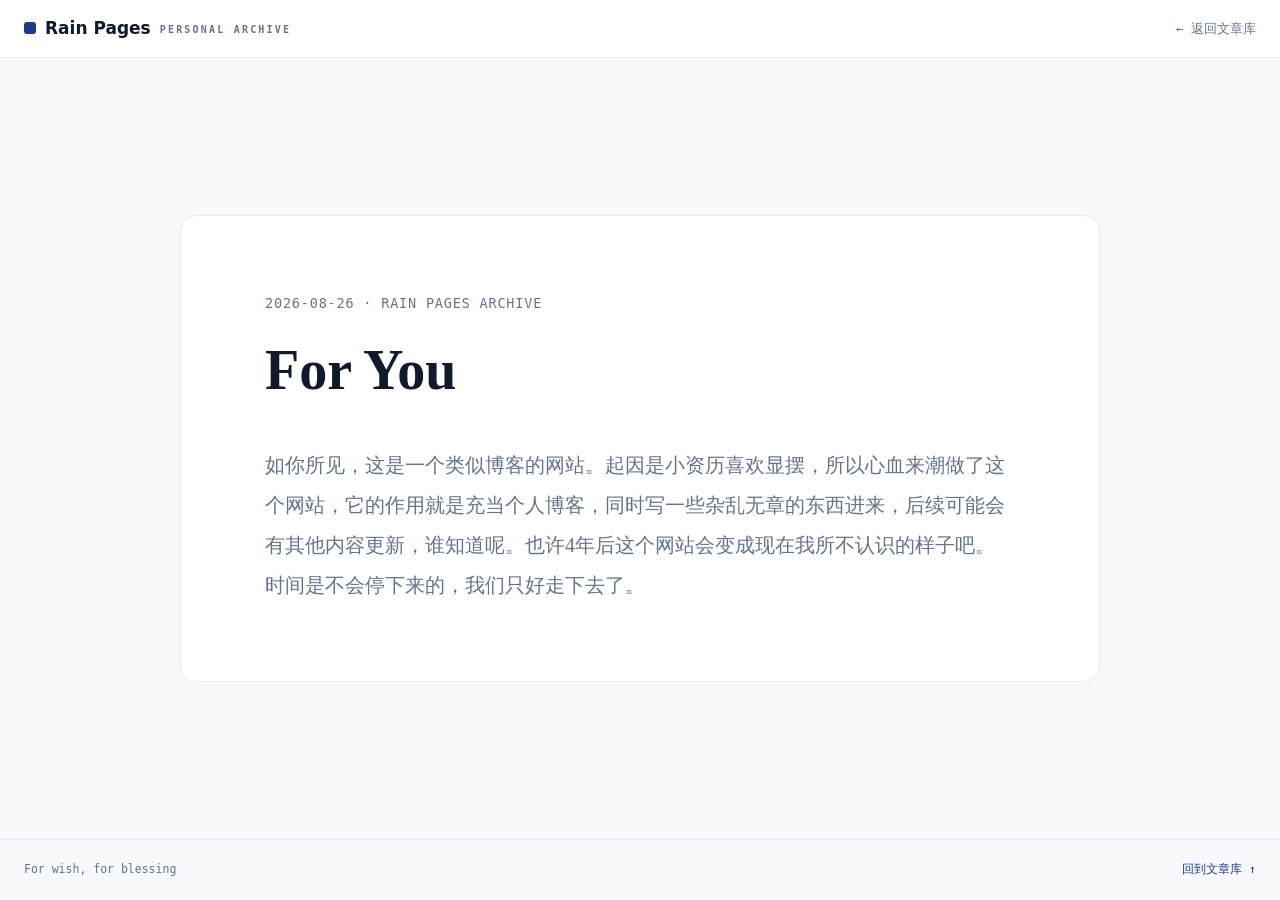
<file: 2026/For You/index.html>
<!doctype html>
<html lang="zh-CN">
<head>
  <meta charset="UTF-8" />
  <meta name="viewport" content="width=device-width, initial-scale=1.0" />
  <meta name="description" content="For You · Rain Pages 个人文章" />
  <title>For You · Rain Pages</title>
  <link rel="icon" href="data:image/svg+xml,%3Csvg xmlns='http://www.w3.org/2000/svg' viewBox='0 0 100 100'%3E%3Cdefs%3E%3ClinearGradient id='g' x1='0' y1='0' x2='0' y2='1'%3E%3Cstop offset='0' stop-color='%23bfdbfe'/%3E%3Cstop offset='1' stop-color='%233b82f6'/%3E%3C/linearGradient%3E%3C/defs%3E%3Cg fill='url(%23g)'%3E%3Cpath d='M50 4C34 24 18 42 18 62a32 32 0 0 0 64 0C82 42 66 24 50 4z' transform='translate(7 13) scale(.62)'/%3E%3Cpath d='M50 4C34 24 18 42 18 62a32 32 0 0 0 64 0C82 42 66 24 50 4z' transform='translate(56 55) scale(.42)'/%3E%3Cpath d='M50 4C34 24 18 42 18 62a32 32 0 0 0 64 0C82 42 66 24 50 4z' transform='translate(68 18) scale(.26)'/%3E%3C/g%3E%3Cellipse cx='30' cy='46' rx='4.5' ry='7' fill='%23ffffff' opacity='0.35'/%3E%3C/svg%3E" />
  <style>
    :root {
      --bg: #f6f8fb;
      --panel: #ffffff;
      --ink: #0f1b2d;
      --muted: #64748b;
      --faint: #9aa7b8;
      --line: #e5eaf2;
      --accent: #1e3a8a;
      --sans: system-ui, -apple-system, "Segoe UI", "PingFang SC", "Hiragino Sans GB", "Microsoft YaHei", "Noto Sans SC", sans-serif;
      --serif: Georgia, "Noto Serif SC", "Songti SC", "STSong", SimSun, serif;
      --mono: ui-monospace, "Cascadia Code", Consolas, monospace;
    }
    * { box-sizing: border-box; }
    html { height: 100%; }
    body {
      margin: 0;
      min-height: 100%;
      display: flex;
      flex-direction: column;
      background: var(--bg);
      color: var(--ink);
      font-family: var(--sans);
      font-size: 15px;
      line-height: 1.7;
      -webkit-font-smoothing: antialiased;
    }
    a { color: inherit; }

    .topbar {
      flex: none;
      height: 58px;
      display: flex;
      align-items: center;
      justify-content: space-between;
      padding: 0 24px;
      background: var(--panel);
      border-bottom: 1px solid var(--line);
    }
    .brand {
      display: flex;
      align-items: center;
      gap: 9px;
      text-decoration: none;
      font-weight: 700;
      font-size: 17px;
    }
    .brand-dot { width: 12px; height: 12px; border-radius: 3px; background: var(--accent); }
    .brand-sub {
      font-family: var(--mono);
      font-size: 10px;
      letter-spacing: .22em;
      color: var(--muted);
      margin-top: 3px;
    }
    .back-link {
      font-family: var(--mono);
      font-size: 12.5px;
      color: var(--muted);
      text-decoration: none;
    }
    .back-link:hover { color: var(--accent); }

    /* 内容区占满剩余可视高度，卡片垂直居中 */
    main {
      flex: 1;
      display: flex;
      align-items: center;
      justify-content: center;
      padding: 40px 20px;
    }
    article {
      width: 100%;
      max-width: 920px;
      padding: 76px 84px;
      background: var(--panel);
      border: 1px solid var(--line);
      border-radius: 16px;
    }
    .meta {
      font-family: var(--mono);
      font-size: 13.5px;
      color: var(--muted);
      letter-spacing: .06em;
    }
    h1 {
      margin: 20px 0 40px;
      font-family: var(--serif);
      font-size: 56px;
      line-height: 1.25;
    }
    .body {
      font-family: var(--serif);
      font-size: 20px;
      line-height: 2;
      color: var(--muted);
    }

    /* 页脚固定在可视区域底部 */
    footer {
      flex: none;
      width: 100%;
      padding: 20px 24px;
      border-top: 1px solid var(--line);
      display: flex;
      justify-content: space-between;
      gap: 16px;
      font-family: var(--mono);
      font-size: 11.5px;
      color: var(--muted);
    }
    footer a { color: var(--accent); text-decoration: none; }
    footer a:hover { text-decoration: underline; }

    @media (max-width: 640px) {
      article { padding: 32px 22px; }
      h1 { font-size: 34px; }
      .body { font-size: 17px; }
      footer { flex-direction: column; gap: 8px; }
    }
  </style>
</head>
<body>
  <header class="topbar">
    <a class="brand" href="../../index.html">
      <span class="brand-dot"></span>
      <span>Rain Pages</span>
      <span class="brand-sub">PERSONAL ARCHIVE</span>
    </a>
    <a class="back-link" href="../../index.html">← 返回文章库</a>
  </header>

  <main>
    <article>
      <div class="meta">2026-08-26 · RAIN PAGES ARCHIVE</div>
      <h1>For You</h1>
      <div class="body">如你所见，这是一个类似博客的网站。起因是小资历喜欢显摆，所以心血来潮做了这个网站，它的作用就是充当个人博客，同时写一些杂乱无章的东西进来，后续可能会有其他内容更新，谁知道呢。也许4年后这个网站会变成现在我所不认识的样子吧。<br>时间是不会停下来的，我们只好走下去了。</div>
    </article>
  </main>

  <footer>
    <span>For wish, for blessing</span>
    <a href="../../index.html">回到文章库 ↑</a>
  </footer>
</body>
</html>
</file>
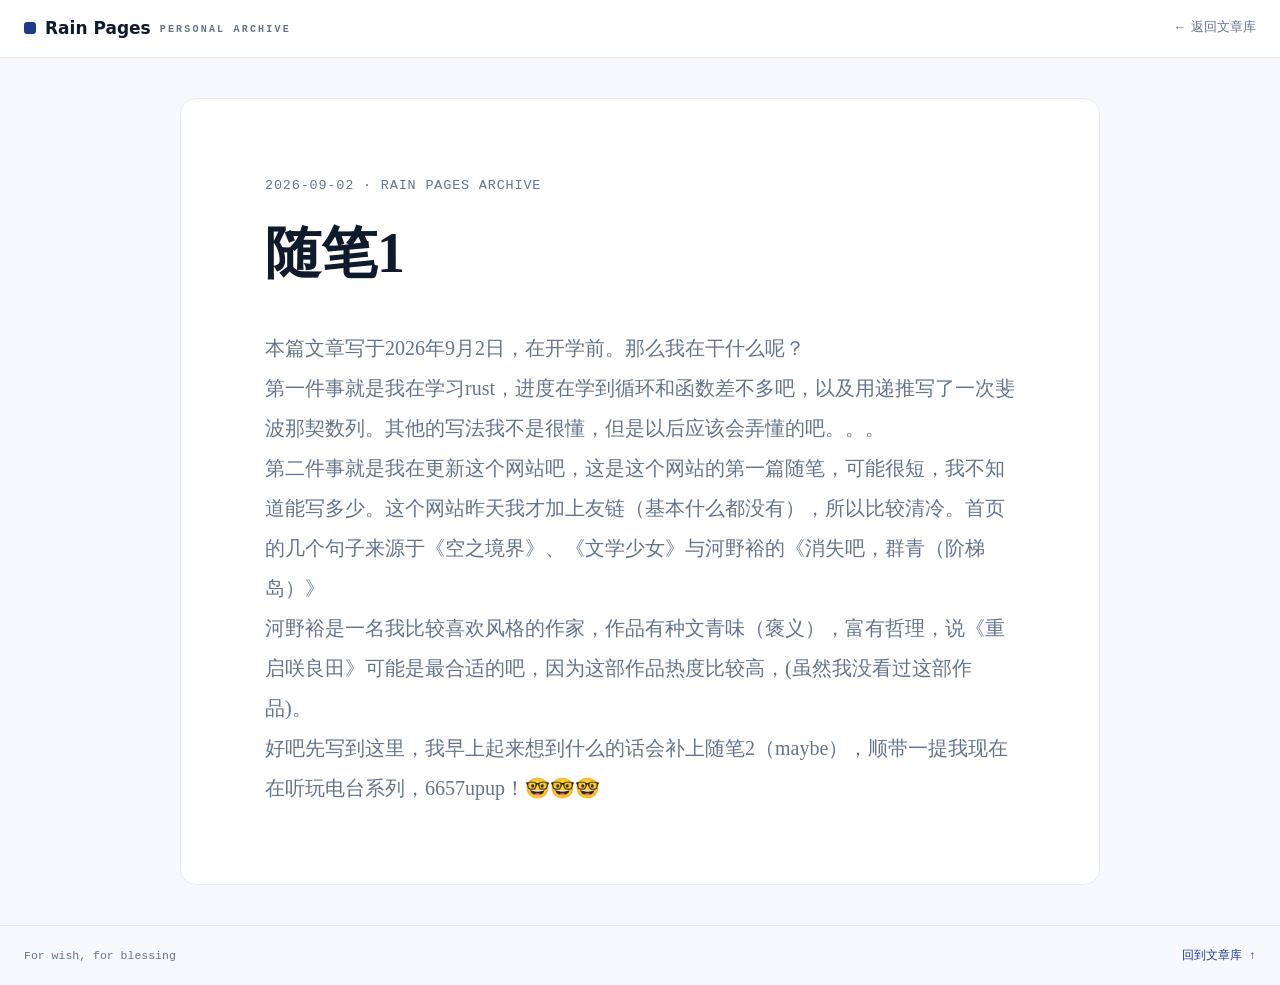
<file: 2026/随笔1/index.html>
<!doctype html>
<html lang="zh-CN">
<head>
  <meta charset="UTF-8" />
  <meta name="viewport" content="width=device-width, initial-scale=1.0" />
  <meta name="description" content="随笔1 · Rain Pages 个人文章" />
  <title>随笔1 · Rain Pages</title>
  <link rel="icon" href="data:image/svg+xml,%3Csvg xmlns='http://www.w3.org/2000/svg' viewBox='0 0 100 100'%3E%3Cdefs%3E%3ClinearGradient id='g' x1='0' y1='0' x2='0' y2='1'%3E%3Cstop offset='0' stop-color='%23bfdbfe'/%3E%3Cstop offset='1' stop-color='%233b82f6'/%3E%3C/linearGradient%3E%3C/defs%3E%3Cg fill='url(%23g)'%3E%3Cpath d='M50 4C34 24 18 42 18 62a32 32 0 0 0 64 0C82 42 66 24 50 4z' transform='translate(7 13) scale(.62)'/%3E%3Cpath d='M50 4C34 24 18 42 18 62a32 32 0 0 0 64 0C82 42 66 24 50 4z' transform='translate(56 55) scale(.42)'/%3E%3Cpath d='M50 4C34 24 18 42 18 62a32 32 0 0 0 64 0C82 42 66 24 50 4z' transform='translate(68 18) scale(.26)'/%3E%3C/g%3E%3Cellipse cx='30' cy='46' rx='4.5' ry='7' fill='%23ffffff' opacity='0.35'/%3E%3C/svg%3E" />
  <style>
    :root {
      --bg: #f6f8fb;
      --panel: #ffffff;
      --ink: #0f1b2d;
      --muted: #64748b;
      --faint: #9aa7b8;
      --line: #e5eaf2;
      --accent: #1e3a8a;
      --sans: system-ui, -apple-system, "Segoe UI", "PingFang SC", "Hiragino Sans GB", "Microsoft YaHei", "Noto Sans SC", sans-serif;
      --serif: Georgia, "Noto Serif SC", "Songti SC", "STSong", SimSun, serif;
      --mono: ui-monospace, "Cascadia Code", Consolas, monospace;
    }
    * { box-sizing: border-box; }
    html { height: 100%; }
    body {
      margin: 0;
      min-height: 100%;
      display: flex;
      flex-direction: column;
      background: var(--bg);
      color: var(--ink);
      font-family: var(--sans);
      font-size: 15px;
      line-height: 1.7;
      -webkit-font-smoothing: antialiased;
    }
    a { color: inherit; }

    .topbar {
      flex: none;
      height: 58px;
      display: flex;
      align-items: center;
      justify-content: space-between;
      padding: 0 24px;
      background: var(--panel);
      border-bottom: 1px solid var(--line);
    }
    .brand {
      display: flex;
      align-items: center;
      gap: 9px;
      text-decoration: none;
      font-weight: 700;
      font-size: 17px;
    }
    .brand-dot { width: 12px; height: 12px; border-radius: 3px; background: var(--accent); }
    .brand-sub {
      font-family: var(--mono);
      font-size: 10px;
      letter-spacing: .22em;
      color: var(--muted);
      margin-top: 3px;
    }
    .back-link {
      font-family: var(--mono);
      font-size: 12.5px;
      color: var(--muted);
      text-decoration: none;
    }
    .back-link:hover { color: var(--accent); }

    /* 内容区占满剩余可视高度，卡片垂直居中 */
    main {
      flex: 1;
      display: flex;
      align-items: center;
      justify-content: center;
      padding: 40px 20px;
    }
    article {
      width: 100%;
      max-width: 920px;
      padding: 76px 84px;
      background: var(--panel);
      border: 1px solid var(--line);
      border-radius: 16px;
    }
    .meta {
      font-family: var(--mono);
      font-size: 13.5px;
      color: var(--muted);
      letter-spacing: .06em;
    }
    h1 {
      margin: 20px 0 40px;
      font-family: var(--serif);
      font-size: 56px;
      line-height: 1.25;
    }
    .body {
      font-family: var(--serif);
      font-size: 20px;
      line-height: 2;
      color: var(--muted);
    }

    /* 页脚固定在可视区域底部 */
    footer {
      flex: none;
      width: 100%;
      padding: 20px 24px;
      border-top: 1px solid var(--line);
      display: flex;
      justify-content: space-between;
      gap: 16px;
      font-family: var(--mono);
      font-size: 11.5px;
      color: var(--muted);
    }
    footer a { color: var(--accent); text-decoration: none; }
    footer a:hover { text-decoration: underline; }

    @media (max-width: 640px) {
      article { padding: 32px 22px; }
      h1 { font-size: 34px; }
      .body { font-size: 17px; }
      footer { flex-direction: column; gap: 8px; }
    }
  </style>
</head>
<body>
  <header class="topbar">
    <a class="brand" href="../../index.html">
      <span class="brand-dot"></span>
      <span>Rain Pages</span>
      <span class="brand-sub">PERSONAL ARCHIVE</span>
    </a>
    <a class="back-link" href="../../index.html">← 返回文章库</a>
  </header>

  <main>
    <article>
      <div class="meta">2026-09-02 · RAIN PAGES ARCHIVE</div>
      <h1>随笔1</h1>
      <div class="body">本篇文章写于2026年9月2日，在开学前。那么我在干什么呢？
        <br>第一件事就是我在学习rust，进度在学到循环和函数差不多吧，以及用递推写了一次斐波那契数列。其他的写法我不是很懂，但是以后应该会弄懂的吧。。。
        <br>第二件事就是我在更新这个网站吧，这是这个网站的第一篇随笔，可能很短，我不知道能写多少。这个网站昨天我才加上友链（基本什么都没有），所以比较清冷。首页的几个句子来源于《空之境界》、《文学少女》与河野裕的《消失吧，群青（阶梯岛）》
        <br>河野裕是一名我比较喜欢风格的作家，作品有种文青味（褒义），富有哲理，说《重启咲良田》可能是最合适的吧，因为这部作品热度比较高，(虽然我没看过这部作品)。
        <br>好吧先写到这里，我早上起来想到什么的话会补上随笔2（maybe），顺带一提我现在在听玩电台系列，6657upup！🤓🤓🤓
      </div>
    </article>
  </main>

  <footer>
    <span>For wish, for blessing</span>
    <a href="../../index.html">回到文章库 ↑</a>
  </footer>
</body>
</html>
</file>
